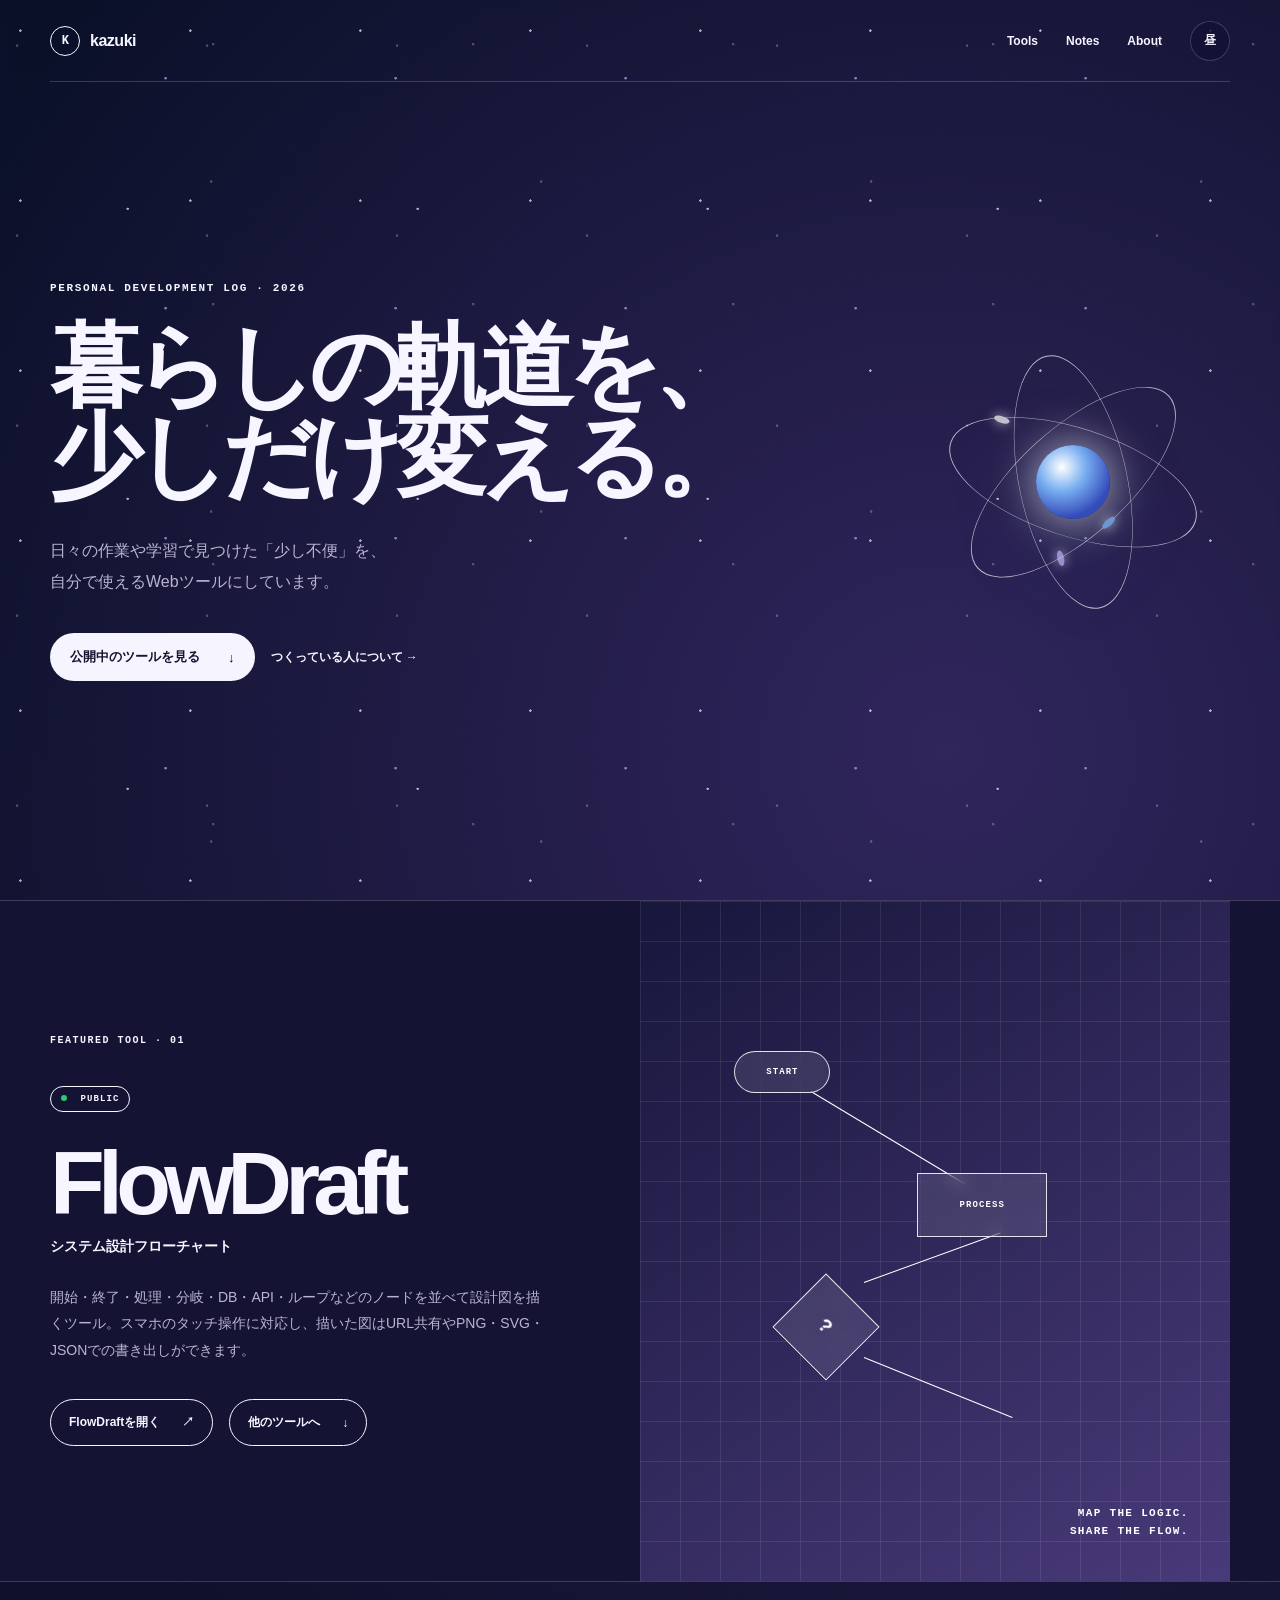
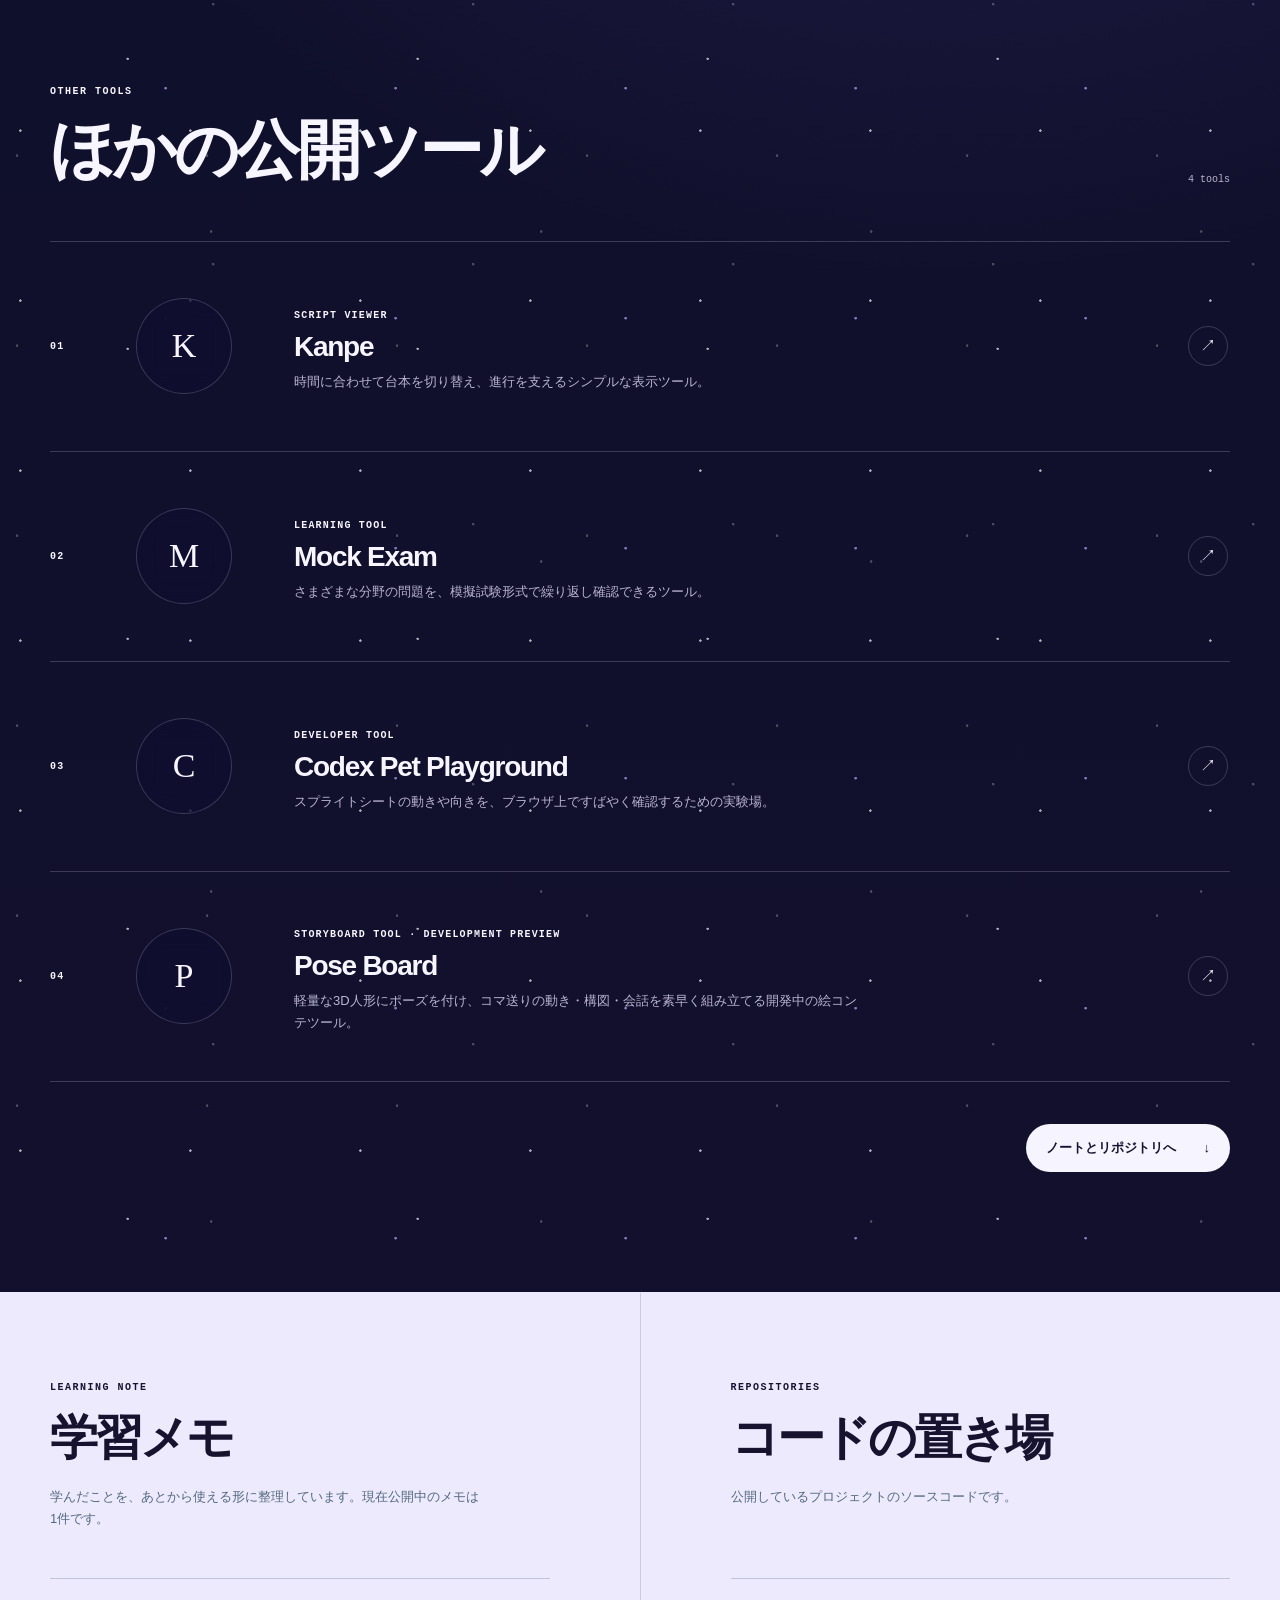
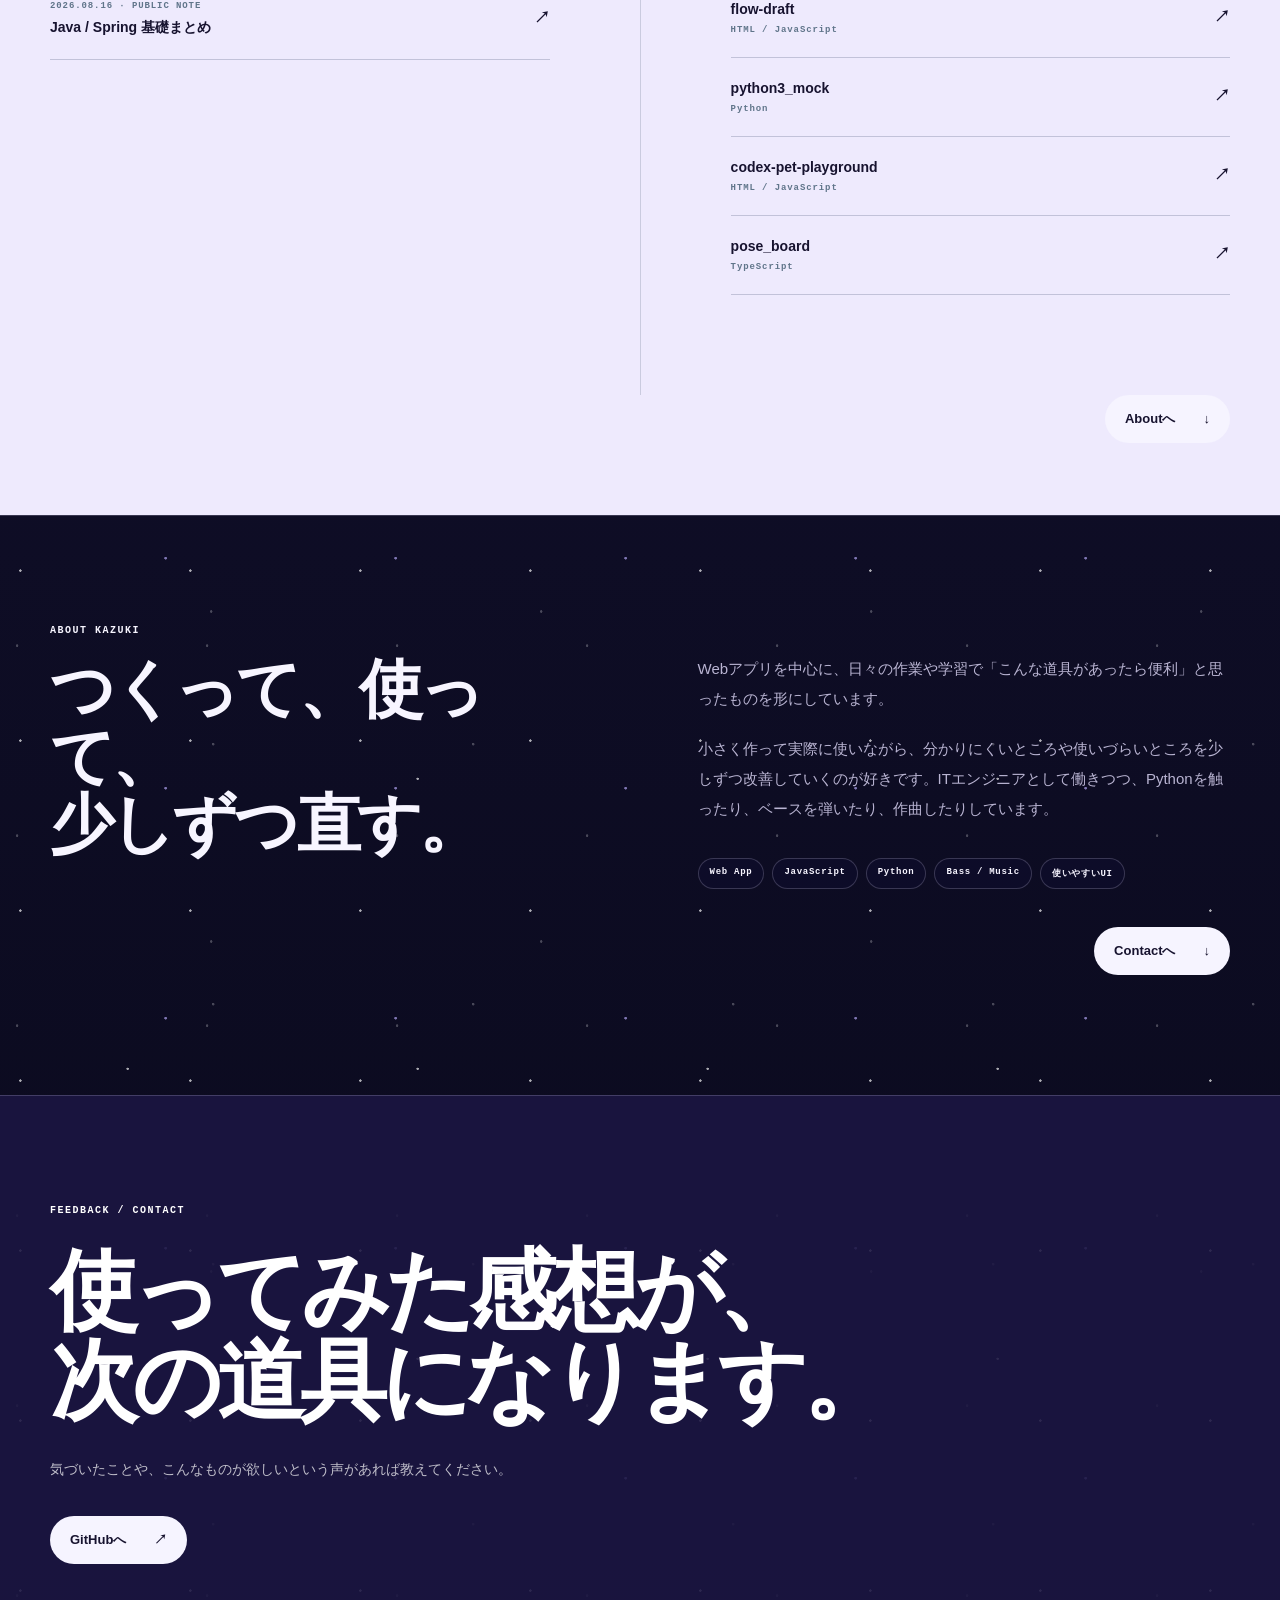
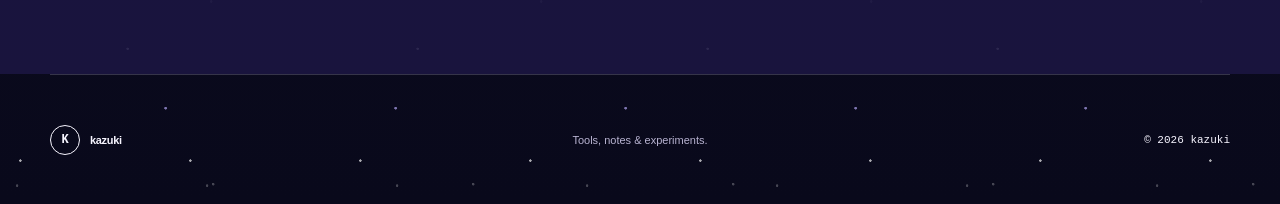
<file: index.html>
<!doctype html>
<html lang="ja">
<head>
  <meta charset="utf-8">
  <meta name="viewport" content="width=device-width,initial-scale=1">
  <title>kazuki — 個人開発のツールと記録</title>
  <meta name="description" content="暮らしの軌道を、少しだけ変える。かずきがつくるWebツール、学習メモ、公開リポジトリ。">
  <meta name="theme-color" content="#9dcef6">
  <meta property="og:title" content="kazuki — 個人開発のツールと記録">
  <meta property="og:description" content="暮らしの軌道を、少しだけ変える。">
  <meta property="og:image" content="https://kazukibass.github.io/assets/og.png">
  <meta property="og:type" content="website">
  <link rel="icon" href="favicon.svg" type="image/svg+xml">
  <link rel="stylesheet" href="assets/index.css">
  <script src="assets/theme.js"></script>
</head>
<body>
<main class="site">
  <div class="sky" aria-hidden="true"></div>
  <header class="site-header shell">
    <a class="brand" href="#top" aria-label="かずき ホーム"><span class="brand-mark">K</span><span>kazuki</span></a>
    <nav aria-label="メインナビゲーション"><a href="#tools">Tools</a><a href="#notes">Notes</a><a href="#about">About</a><button class="theme-toggle" id="tgl" type="button" aria-label="夜のテーマに切り替える">夜</button></nav>
  </header>

  <section class="hero shell" id="top">
    <div class="hero-copy"><p class="eyebrow">PERSONAL DEVELOPMENT LOG · 2026</p><h1><span>暮らしの軌道を、</span><span>少しだけ変える。</span></h1><p class="lead">日々の作業や学習で見つけた「少し不便」を、<br class="desktop-break">自分で使えるWebツールにしています。</p><div class="hero-actions"><a class="primary-button" href="#tools">公開中のツールを見る <span>↓</span></a><a class="text-link" href="#about">つくっている人について →</a></div></div>
    <div class="atom" aria-hidden="true"><span class="nucleus"></span><span class="orbit orbit-a"><i></i></span><span class="orbit orbit-b"><i></i></span><span class="orbit orbit-c"><i></i></span></div>
  </section>

  <section class="featured section-border" id="tools"><div class="featured-inner shell">
    <div class="featured-copy"><p class="section-label">FEATURED TOOL · 01</p><span class="availability"><i></i> PUBLIC</span><h2>FlowDraft</h2><p class="featured-role">システム設計フローチャート</p><p class="featured-description">開始・終了・処理・分岐・DB・API・ループなどのノードを並べて設計図を描くツール。スマホのタッチ操作に対応し、描いた図はURL共有やPNG・SVG・JSONでの書き出しができます。</p><div class="button-row"><a class="inverse-button" href="https://kazukibass.github.io/flow-draft/?from=portfolio">FlowDraftを開く <span>↗</span></a><a class="inverse-button" href="#other-tools">他のツールへ <span>↓</span></a></div></div>
    <div class="flow-visual" aria-hidden="true"><div class="flow-grid"></div><span class="flow-node node-start">START</span><span class="flow-line line-a"></span><span class="flow-node node-process">PROCESS</span><span class="flow-line line-b"></span><span class="flow-node node-decision">?</span><span class="flow-line line-c"></span><p>MAP THE LOGIC.<br>SHARE THE FLOW.</p></div>
  </div></section>

  <section class="other-tools section-border" id="other-tools"><div class="shell">
    <div class="section-heading"><div><p class="section-label">OTHER TOOLS</p><h2>ほかの公開ツール</h2></div><span>4 tools</span></div>
    <div class="tool-list">
      <article class="tool-row"><span class="tool-number">01</span><div class="tool-mark">K</div><div><p class="tool-category">SCRIPT VIEWER</p><h3>Kanpe</h3><p>時間に合わせて台本を切り替え、進行を支えるシンプルな表示ツール。</p></div><a href="https://kazukibass.github.io/kanpe/?from=portfolio" aria-label="Kanpeを開く">↗</a></article>
      <article class="tool-row"><span class="tool-number">02</span><div class="tool-mark">M</div><div><p class="tool-category">LEARNING TOOL</p><h3>Mock Exam</h3><p>さまざまな分野の問題を、模擬試験形式で繰り返し確認できるツール。</p></div><a href="https://kazukibass.github.io/mock-exam/?from=portfolio" aria-label="Mock Examを開く">↗</a></article>
      <article class="tool-row"><span class="tool-number">03</span><div class="tool-mark">C</div><div><p class="tool-category">DEVELOPER TOOL</p><h3>Codex Pet Playground</h3><p>スプライトシートの動きや向きを、ブラウザ上ですばやく確認するための実験場。</p></div><a href="https://kazukibass.github.io/codex-pet-playground/?from=portfolio" aria-label="Codex Pet Playgroundを開く">↗</a></article>
      <article class="tool-row"><span class="tool-number">04</span><div class="tool-mark">P</div><div><p class="tool-category">STORYBOARD TOOL · DEVELOPMENT PREVIEW</p><h3>Pose Board</h3><p>軽量な3D人形にポーズを付け、コマ送りの動き・構図・会話を素早く組み立てる開発中の絵コンテツール。</p></div><a href="https://kazukibass.github.io/pose_board/?from=portfolio" aria-label="Pose Boardの開発プレビューを開く">↗</a></article>
    </div>
    <div class="section-next"><a class="primary-button" href="#notes">ノートとリポジトリへ <span>↓</span></a></div>
  </div></section>

  <section class="library section-border" id="notes"><div class="library-inner shell">
    <div class="library-column"><p class="section-label">LEARNING NOTE</p><h2>学習メモ</h2><p class="library-intro">学んだことを、あとから使える形に整理しています。現在公開中のメモは1件です。</p><a class="entry" href="lab/viewer.html?f=notes%2Fjava-spring-basics-for-flask.md"><span><small>2026.08.16 · PUBLIC NOTE</small><strong>Java / Spring 基礎まとめ</strong></span><b>↗</b></a></div>
    <div class="library-column repositories"><p class="section-label">REPOSITORIES</p><h2>コードの置き場</h2><p class="library-intro">公開しているプロジェクトのソースコードです。</p><div class="repo-list"><a href="https://github.com/kazukibass/flow-draft" target="_blank" rel="noopener"><span><strong>flow-draft</strong><small>HTML / JavaScript</small></span><b>↗</b></a><a href="https://github.com/kazukibass/python3_mock" target="_blank" rel="noopener"><span><strong>python3_mock</strong><small>Python</small></span><b>↗</b></a><a href="https://github.com/kazukibass/codex-pet-playground" target="_blank" rel="noopener"><span><strong>codex-pet-playground</strong><small>HTML / JavaScript</small></span><b>↗</b></a><a href="https://github.com/kazukibass/pose_board" target="_blank" rel="noopener"><span><strong>pose_board</strong><small>TypeScript</small></span><b>↗</b></a></div></div>
    <div class="section-next library-next"><a class="primary-button" href="#about">Aboutへ <span>↓</span></a></div>
  </div></section>

  <section class="about section-border" id="about"><div class="about-inner shell"><div><p class="section-label">ABOUT KAZUKI</p><h2>つくって、使って、<br>少しずつ直す。</h2></div><div class="about-copy"><p>Webアプリを中心に、日々の作業や学習で「こんな道具があったら便利」と思ったものを形にしています。</p><p>小さく作って実際に使いながら、分かりにくいところや使いづらいところを少しずつ改善していくのが好きです。ITエンジニアとして働きつつ、Pythonを触ったり、ベースを弾いたり、作曲したりしています。</p><div class="tags"><span>Web App</span><span>JavaScript</span><span>Python</span><span>Bass / Music</span><span>使いやすいUI</span></div><div class="section-next about-next"><a class="primary-button" href="#contact">Contactへ <span>↓</span></a></div></div></div></section>

  <section class="contact section-border" id="contact"><div class="shell"><p class="section-label">FEEDBACK / CONTACT</p><h2>使ってみた感想が、<br>次の道具になります。</h2><p>気づいたことや、こんなものが欲しいという声があれば教えてください。</p><a class="primary-button" href="https://github.com/kazukibass" target="_blank" rel="noopener">GitHubへ <span>↗</span></a></div></section>
  <footer class="footer section-border shell"><a class="brand" href="#top"><span class="brand-mark">K</span><span>kazuki</span></a><p>Tools, notes &amp; experiments.</p><span>© 2026 kazuki</span></footer>
</main>
<script>
document.addEventListener('DOMContentLoaded',function(){var b=document.getElementById('tgl');function sync(){var night=document.documentElement.getAttribute('data-theme')==='dark';b.textContent=night?'昼':'夜';b.setAttribute('aria-label',night?'昼のテーマに切り替える':'夜のテーマに切り替える')}sync();b.addEventListener('click',function(){requestAnimationFrame(sync)})});
</script>
</body>
</html>
</file>
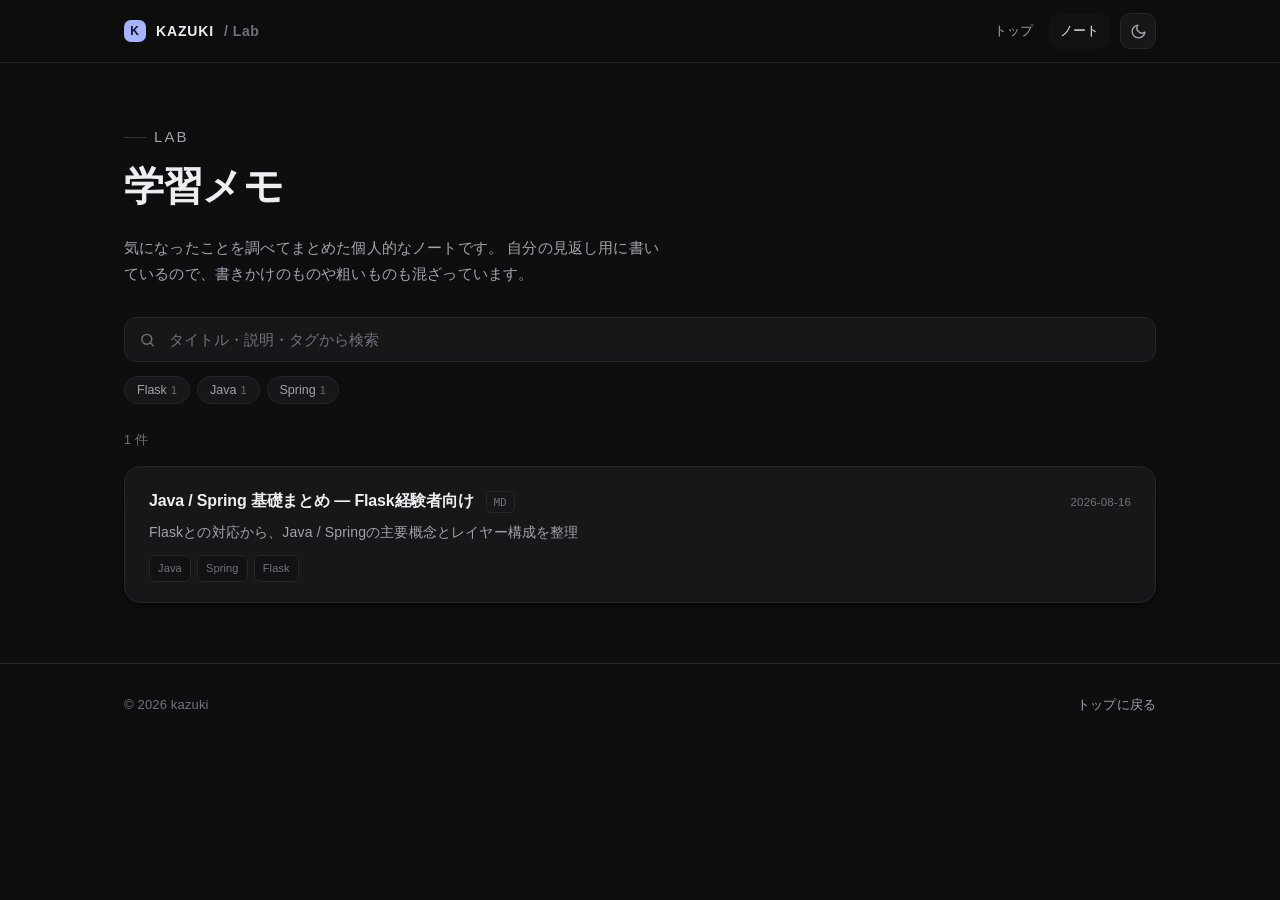
<file: lab/index.html>
<!DOCTYPE html>
<html lang="ja">
<head>
<meta charset="UTF-8">
<meta name="viewport" content="width=device-width, initial-scale=1">
<title>Lab — 学習メモ | kazuki</title>
<meta name="description" content="調べたこと・学んだことをまとめた個人的なノート置き場。">
<meta name="robots" content="noindex">
<link rel="icon" href="../favicon.svg" type="image/svg+xml">
<meta name="theme-color" content="#ffffff" media="(prefers-color-scheme: light)">
<meta name="theme-color" content="#0e0e0f" media="(prefers-color-scheme: dark)">
<link rel="stylesheet" href="../assets/base.css">
<script src="../assets/theme.js"></script>
<style>
  .head{padding:56px 0 30px}
  .head h1{margin:0 0 14px; font-size:clamp(28px,4.4vw,40px); font-weight:800; letter-spacing:-.02em}
  .head p{margin:0; max-width:36em; color:var(--fg-mut); font-size:15px}

  /* ---------- controls ---------- */
  .ctrl{display:flex; flex-direction:column; gap:14px; margin-bottom:26px}
  .search{position:relative}
  .search svg{position:absolute; left:15px; top:50%; transform:translateY(-50%);
    width:17px;height:17px;color:var(--fg-dim); pointer-events:none}
  .search input{
    width:100%; padding:13px 44px 13px 44px; font-size:15px; font-family:inherit;
    color:var(--fg); background:var(--bg-elev);
    border:1px solid var(--line); border-radius:12px; outline:none;
    transition:border-color .16s ease, box-shadow .16s ease;
  }
  .search input:focus{border-color:var(--accent);
    box-shadow:0 0 0 3px color-mix(in srgb, var(--accent) 18%, transparent)}
  .search input::placeholder{color:var(--fg-dim)}
  .clr{position:absolute; right:9px; top:50%; transform:translateY(-50%);
    width:28px;height:28px;border:0;background:transparent;color:var(--fg-dim);
    border-radius:8px; cursor:pointer; display:none; place-items:center; font-size:17px; line-height:1}
  .clr:hover{background:var(--bg-sunk); color:var(--fg)}
  .clr.on{display:grid}

  .tags{display:flex; flex-wrap:wrap; gap:7px; align-items:center}
  .tag{
    font-size:12.5px; padding:6px 12px; border-radius:99px; cursor:pointer;
    background:var(--bg-elev); color:var(--fg-mut);
    border:1px solid var(--line); font-family:inherit;
    transition:.16s;
  }
  .tag:hover{color:var(--fg); border-color:var(--line-str)}
  .tag.on{background:var(--accent); color:var(--accent-fg); border-color:var(--accent)}
  .tag .n{opacity:.6; font-size:11px; margin-left:4px; font-variant-numeric:tabular-nums}

  .meta{font-size:12.5px; color:var(--fg-dim); margin:0 0 14px;
        font-variant-numeric:tabular-nums; min-height:1.4em}

  /* ---------- note list ---------- */
  .notes{list-style:none; margin:0 0 60px; padding:0;
    border:1px solid var(--line); border-radius:var(--radius);
    background:var(--bg-elev); overflow:hidden; box-shadow:var(--shadow)}
  .notes li + li{border-top:1px solid var(--line)}
  .notes a{display:block; padding:20px 24px; text-decoration:none; transition:background .16s ease}
  .notes a:hover{background:var(--bg-sunk)}
  .nrow{display:flex; align-items:baseline; gap:12px; flex-wrap:wrap; margin-bottom:5px}
  .nt{font-size:16px; font-weight:700; letter-spacing:-.01em}
  .notes a:hover .nt{color:var(--accent)}
  .nd{font-size:11.5px; color:var(--fg-dim); font-variant-numeric:tabular-nums; margin-left:auto; flex:none}
  .nx{font-size:10.5px; color:var(--fg-dim); border:1px solid var(--line);
      padding:1px 7px; border-radius:5px; font-family:var(--mono)}
  .ns{margin:0 0 10px; font-size:14px; color:var(--fg-mut)}
  .ntags{display:flex; flex-wrap:wrap; gap:6px}
  .ntag{font-size:11px; padding:3px 8px; border-radius:6px;
        background:var(--bg-sunk); color:var(--fg-dim); border:1px solid var(--line)}
  mark{background:color-mix(in srgb, var(--accent) 26%, transparent); color:inherit;
       border-radius:3px; padding:0 2px}

  .state{
    border:1px dashed var(--line-str); border-radius:var(--radius);
    padding:46px 26px; text-align:center; color:var(--fg-mut); font-size:14.5px;
    margin-bottom:60px;
  }
  .state code{font-family:var(--mono); font-size:13px; background:var(--bg-sunk);
    padding:2px 7px; border-radius:6px; border:1px solid var(--line)}
  @media(max-width:600px){
    .nd{margin-left:0; width:100%; order:9}
    .notes a{padding:18px 18px}
  }
</style>
</head>
<body>

<header>
  <div class="wrap hdr">
    <a class="mark" href="../"><span class="dot">K</span>KAZUKI<span class="sub">/ Lab</span></a>
    <nav>
      <a href="../">トップ</a>
      <a href="./" class="on">ノート</a>
      <button class="tglr" id="tgl" aria-label="テーマ切替" title="ライト / ダーク切替">
        <svg class="i-sun" viewBox="0 0 24 24" fill="none" stroke="currentColor" stroke-width="2" stroke-linecap="round"><circle cx="12" cy="12" r="4"/><path d="M12 2v2M12 20v2M4.9 4.9l1.4 1.4M17.7 17.7l1.4 1.4M2 12h2M20 12h2M4.9 19.1l1.4-1.4M17.7 6.3l1.4-1.4"/></svg>
        <svg class="i-moon" viewBox="0 0 24 24" fill="none" stroke="currentColor" stroke-width="2" stroke-linecap="round" stroke-linejoin="round"><path d="M21 12.8A9 9 0 1 1 11.2 3a7 7 0 0 0 9.8 9.8z"/></svg>
      </button>
    </nav>
  </div>
</header>

<main class="wrap">
  <div class="head">
    <p class="eyebrow">Lab</p>
    <h1>学習メモ</h1>
    <p>
      気になったことを調べてまとめた個人的なノートです。
      自分の見返し用に書いているので、書きかけのものや粗いものも混ざっています。
    </p>
  </div>

  <div class="ctrl">
    <div class="search">
      <svg viewBox="0 0 24 24" fill="none" stroke="currentColor" stroke-width="2" stroke-linecap="round"><circle cx="11" cy="11" r="7"/><path d="m20 20-3.5-3.5"/></svg>
      <input id="q" type="search" placeholder="タイトル・説明・タグから検索" autocomplete="off" aria-label="ノートを検索">
      <button class="clr" id="clr" aria-label="検索をクリア">×</button>
    </div>
    <div class="tags" id="tags"></div>
  </div>

  <p class="meta" id="meta"></p>
  <ul class="notes" id="list" hidden></ul>
  <div class="state" id="state">読み込み中…</div>
</main>

<footer>
  <div class="wrap ft">
    <span>© 2026 kazuki</span>
    <span><a href="../">トップに戻る</a></span>
  </div>
</footer>

<script>
(function () {
  var listEl  = document.getElementById('list');
  var stateEl = document.getElementById('state');
  var metaEl  = document.getElementById('meta');
  var tagsEl  = document.getElementById('tags');
  var qEl     = document.getElementById('q');
  var clrEl   = document.getElementById('clr');

  var notes = [];
  var active = new Set();

  function esc(s) {
    var d = document.createElement('div');
    d.textContent = s == null ? '' : String(s);
    return d.innerHTML;
  }

  // 検索語に一致した部分を <mark> で囲む（エスケープ済み文字列に対して実行）
  function hl(escaped, q) {
    if (!q) return escaped;
    var needle = esc(q).replace(/[.*+?^${}()|[\]\\]/g, '\\$&');
    try {
      return escaped.replace(new RegExp(needle, 'gi'), function (m) { return '<mark>' + m + '</mark>'; });
    } catch (e) { return escaped; }
  }

  function hrefOf(n) {
    return n.type === 'html'
      ? n.file
      : 'viewer.html?f=' + encodeURIComponent(n.file);
  }

  function render() {
    var q = qEl.value.trim();
    var lq = q.toLowerCase();
    clrEl.classList.toggle('on', q.length > 0);

    var shown = notes.filter(function (n) {
      if (active.size) {
        var tags = n.tags || [];
        for (var t of active) { if (tags.indexOf(t) === -1) return false; }
      }
      if (!lq) return true;
      var hay = [n.title, n.desc, (n.tags || []).join(' ')].join(' ').toLowerCase();
      return hay.indexOf(lq) !== -1;
    });

    if (!shown.length) {
      listEl.hidden = true;
      stateEl.hidden = false;
      stateEl.innerHTML = '条件に合うノートがありません。';
      metaEl.textContent = notes.length + ' 件中 0 件';
      return;
    }

    stateEl.hidden = true;
    listEl.hidden = false;
    metaEl.textContent = (shown.length === notes.length)
      ? notes.length + ' 件'
      : notes.length + ' 件中 ' + shown.length + ' 件';

    listEl.innerHTML = shown.map(function (n) {
      var ext = n.type === 'html' ? 'HTML' : 'MD';
      var tags = (n.tags || []).map(function (t) {
        return '<span class="ntag">' + hl(esc(t), q) + '</span>';
      }).join('');
      return '<li><a href="' + esc(hrefOf(n)) + '">' +
        '<div class="nrow">' +
          '<span class="nt">' + hl(esc(n.title || '(無題)'), q) + '</span>' +
          '<span class="nx">' + ext + '</span>' +
          '<span class="nd">' + esc(n.date || '') + '</span>' +
        '</div>' +
        (n.desc ? '<p class="ns">' + hl(esc(n.desc), q) + '</p>' : '') +
        (tags ? '<div class="ntags">' + tags + '</div>' : '') +
      '</a></li>';
    }).join('');
  }

  function buildTags() {
    var count = {};
    notes.forEach(function (n) {
      (n.tags || []).forEach(function (t) { count[t] = (count[t] || 0) + 1; });
    });
    var names = Object.keys(count).sort(function (a, b) {
      return count[b] - count[a] || a.localeCompare(b, 'ja');
    });
    tagsEl.innerHTML = names.map(function (t) {
      return '<button class="tag" data-t="' + esc(t) + '">' + esc(t) +
             '<span class="n">' + count[t] + '</span></button>';
    }).join('');
    tagsEl.querySelectorAll('.tag').forEach(function (b) {
      b.addEventListener('click', function () {
        var t = b.dataset.t;
        if (active.has(t)) { active.delete(t); b.classList.remove('on'); }
        else { active.add(t); b.classList.add('on'); }
        render();
      });
    });
  }

  qEl.addEventListener('input', render);
  clrEl.addEventListener('click', function () { qEl.value = ''; qEl.focus(); render(); });

  fetch('notes.json', { cache: 'no-cache' })
    .then(function (r) { if (!r.ok) throw new Error('notes.json が読めません'); return r.json(); })
    .then(function (data) {
      notes = (data || []).filter(function (n) { return !n.hidden; }).sort(function (a, b) {
        return String(b.date || '').localeCompare(String(a.date || ''));
      });
      if (!notes.length) {
        stateEl.innerHTML = 'まだノートがありません。<br><code>lab/notes.json</code> に項目を追加すると、ここに並びます。';
        metaEl.textContent = '';
        return;
      }
      buildTags();
      render();
    })
    .catch(function (e) {
      stateEl.innerHTML = 'ノート一覧を読み込めませんでした。<br>' + esc(e.message);
      metaEl.textContent = '';
    });
})();
</script>
</body>
</html>
</file>
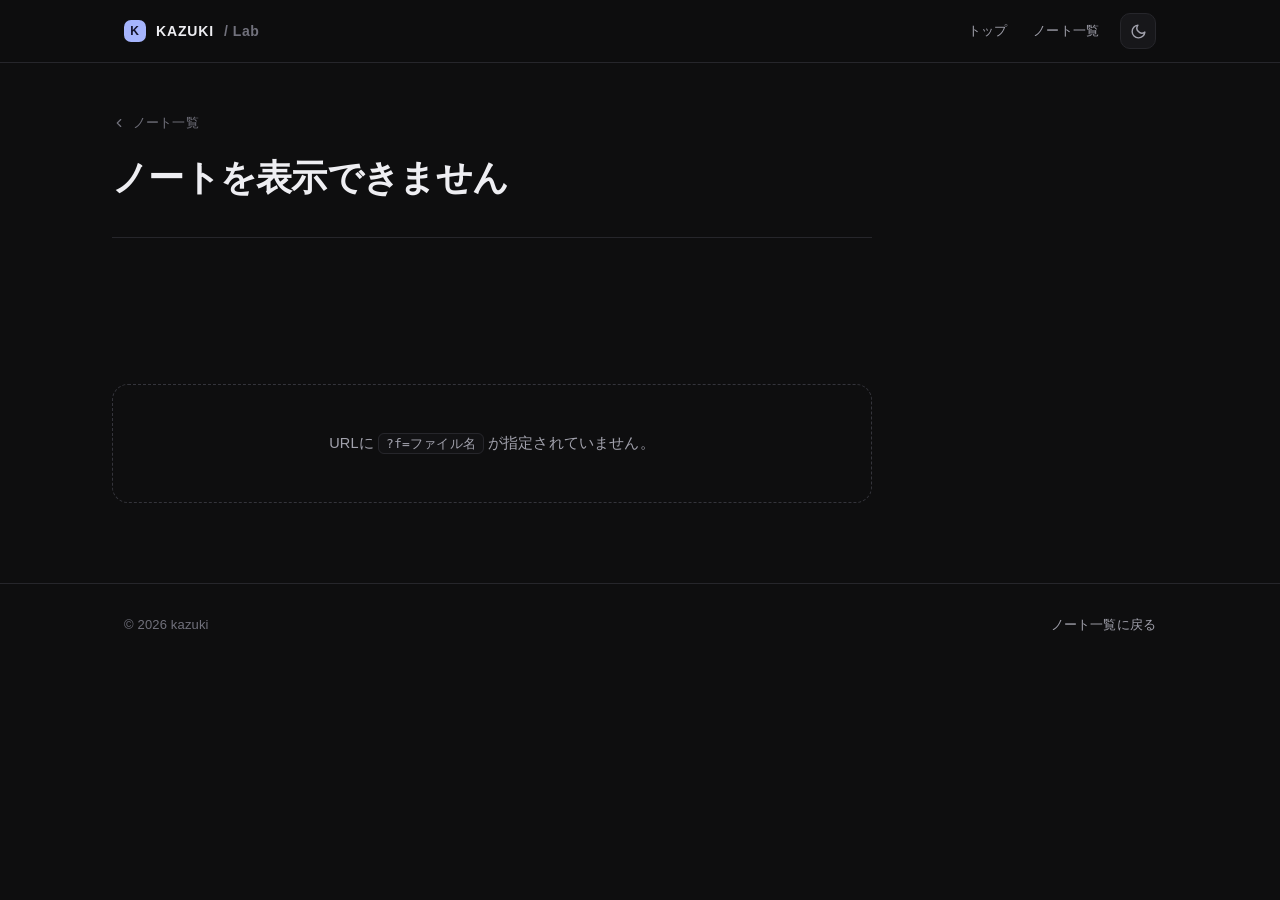
<file: lab/viewer.html>
<!DOCTYPE html>
<html lang="ja">
<head>
<meta charset="UTF-8">
<meta name="viewport" content="width=device-width, initial-scale=1">
<title>ノート | kazuki</title>
<meta name="robots" content="noindex">
<link rel="icon" href="../favicon.svg" type="image/svg+xml">
<meta name="theme-color" content="#ffffff" media="(prefers-color-scheme: light)">
<meta name="theme-color" content="#0e0e0f" media="(prefers-color-scheme: dark)">
<link rel="stylesheet" href="../assets/base.css">
<script src="../assets/theme.js"></script>
<style>
  .layout{display:grid; grid-template-columns:minmax(0,760px) 240px; gap:56px;
    max-width:1104px; margin:0 auto; padding:0 24px; align-items:start}
  @media(max-width:940px){ .layout{display:block; max-width:808px} .toc{display:none} }

  /* ---------- article head ---------- */
  .ahead{padding:48px 0 22px; border-bottom:1px solid var(--line); margin-bottom:36px}
  .back{display:inline-flex; align-items:center; gap:7px; font-size:13px;
    color:var(--fg-dim); text-decoration:none; margin-bottom:20px; transition:.16s}
  .back:hover{color:var(--accent)}
  .back svg{width:14px;height:14px}
  .ahead h1{margin:0 0 12px; font-size:clamp(26px,4vw,36px); line-height:1.35;
    font-weight:800; letter-spacing:-.02em}
  .ameta{display:flex; flex-wrap:wrap; gap:10px; align-items:center;
    font-size:12.5px; color:var(--fg-dim)}
  .ameta .ntag{font-size:11px; padding:3px 8px; border-radius:6px;
    background:var(--bg-sunk); color:var(--fg-dim); border:1px solid var(--line)}

  /* ---------- article body ---------- */
  .doc{padding-bottom:70px; font-size:16.5px; line-height:2; overflow-wrap:anywhere}
  .doc > *:first-child{margin-top:0}
  .doc h1,.doc h2,.doc h3,.doc h4{
    line-height:1.5; letter-spacing:-.01em; font-weight:750; scroll-margin-top:86px;
  }
  .doc h1{font-size:26px; margin:52px 0 16px}
  .doc h2{font-size:22px; margin:52px 0 16px; padding-bottom:9px; border-bottom:1px solid var(--line)}
  .doc h3{font-size:18px; margin:38px 0 12px}
  .doc h4{font-size:15.5px; margin:28px 0 10px; color:var(--fg-mut)}
  .doc p{margin:0 0 20px}
  .doc > p:first-child{font-size:17.5px; line-height:1.9; color:var(--fg-mut);
    padding:18px 20px; margin-bottom:34px; background:var(--bg-sunk);
    border:1px solid var(--line); border-radius:12px}
  .doc a{color:var(--accent); text-decoration:underline; text-underline-offset:3px;
    text-decoration-thickness:1px}
  .doc ul,.doc ol{margin:0 0 20px; padding-left:1.5em}
  .doc li{margin:0 0 8px}
  .doc li > ul,.doc li > ol{margin-top:8px}
  .doc strong{font-weight:700}
  .doc hr{border:0; border-top:1px solid var(--line); margin:44px 0}
  .doc blockquote{
    margin:0 0 20px; padding:4px 0 4px 20px;
    border-left:3px solid var(--accent-soft); color:var(--fg-mut);
  }
  .doc blockquote p:last-child{margin-bottom:0}
  .doc code{
    font-family:var(--mono); font-size:.875em;
    background:var(--bg-sunk); border:1px solid var(--line);
    padding:2px 6px; border-radius:6px;
  }
  .doc pre{
    margin:0 0 22px; padding:18px 20px; overflow-x:auto;
    background:var(--bg-sunk); border:1px solid var(--line); border-radius:12px;
    line-height:1.7;
  }
  .doc pre code{background:none; border:0; padding:0; font-size:13.5px}
  .doc table{
    width:100%; border-collapse:collapse; margin:0 0 22px; font-size:14.5px;
    display:block; overflow-x:auto;
  }
  .doc th,.doc td{border:1px solid var(--line); padding:9px 13px; text-align:left}
  .doc th{background:var(--bg-sunk); font-weight:650}
  .doc img{max-width:100%; height:auto; border-radius:10px; border:1px solid var(--line)}
  .doc input[type=checkbox]{margin-right:8px; accent-color:var(--accent)}
  .doc li:has(> input[type=checkbox]){list-style:none; margin-left:-1.5em}

  /* ---------- toc ---------- */
  .toc{position:sticky; top:86px; padding:48px 0 0; font-size:13px}
  .toc-h{font-size:11px; letter-spacing:.13em; text-transform:uppercase;
    color:var(--fg-dim); margin:0 0 12px}
  .toc ul{list-style:none; margin:0; padding:0; border-left:1px solid var(--line)}
  .toc li a{
    display:block; padding:6px 0 6px 14px; margin-left:-1px;
    color:var(--fg-dim); text-decoration:none; border-left:2px solid transparent;
    line-height:1.5; transition:.16s;
  }
  .toc li a:hover{color:var(--fg)}
  .toc li a.on{color:var(--accent); border-left-color:var(--accent)}
  .toc li.lv3 a{padding-left:26px; font-size:12.5px}

  .toc-mobile{display:none; margin:-12px 0 34px; border:1px solid var(--line);
    border-radius:12px; background:var(--bg-elev); overflow:hidden}
  .toc-mobile summary{padding:13px 16px; cursor:pointer; font-size:13px;
    font-weight:700; color:var(--fg-mut)}
  .toc-mobile ul{list-style:none; margin:0; padding:0 16px 14px; columns:2; column-gap:24px}
  .toc-mobile li{break-inside:avoid; margin:0}
  .toc-mobile a{display:block; padding:6px 0; color:var(--fg-dim);
    text-decoration:none; font-size:12.5px; line-height:1.45}
  .toc-mobile li.lv3 a{padding-left:12px}
  .toc-mobile[hidden]{display:none}
  @media(max-width:940px){.toc-mobile{display:block}}
  @media(max-width:560px){.toc-mobile ul{columns:1}}

  .state{border:1px dashed var(--line-str); border-radius:var(--radius);
    padding:46px 26px; text-align:center; color:var(--fg-mut); font-size:14.5px; margin:40px 0}
  .state code{font-family:var(--mono); font-size:13px; background:var(--bg-sunk);
    padding:2px 7px; border-radius:6px; border:1px solid var(--line)}

  /* ---------- mobile reading defaults (all Markdown notes) ---------- */
  @media(max-width:640px){
    .layout{padding:0 16px}
    .ahead{padding:28px 0 18px; margin-bottom:26px}
    .back{min-height:36px; margin-bottom:12px; align-items:center}
    .ahead h1{font-size:clamp(23px,7vw,29px); line-height:1.4; margin-bottom:10px;
      overflow-wrap:break-word}
    .ameta{gap:7px; font-size:12px}

    .toc-mobile{margin:-4px 0 28px}
    .toc-mobile summary{min-height:48px; display:flex; align-items:center; padding:12px 14px;
      -webkit-tap-highlight-color:transparent}
    .toc-mobile ul{padding:0 14px 14px}
    .toc-mobile a{min-height:40px; display:flex; align-items:center; padding:8px 2px;
      font-size:13px; line-height:1.5}
    .toc-mobile li + li{border-top:1px solid var(--line)}
    .toc-mobile li.lv3 a{padding-left:14px}

    .doc{font-size:16px; line-height:1.9; padding-bottom:48px;
      word-break:normal; overflow-wrap:break-word}
    .doc > p:first-child{font-size:16px; line-height:1.85; padding:15px 16px;
      margin-bottom:28px; border-radius:10px}
    .doc h1,.doc h2,.doc h3,.doc h4{scroll-margin-top:74px}
    .doc h1{font-size:23px; margin:40px 0 14px}
    .doc h2{font-size:20px; line-height:1.45; margin:42px 0 14px; padding-bottom:8px}
    .doc h3{font-size:17.5px; margin:30px 0 10px}
    .doc h4{font-size:16px; margin:25px 0 8px}
    .doc p{margin-bottom:18px}
    .doc ul,.doc ol{padding-left:1.35em; margin-bottom:18px}
    .doc li{margin-bottom:7px}
    .doc hr{margin:34px 0}
    .doc blockquote{margin:0 0 18px; padding:3px 0 3px 14px}
    .doc code{font-size:.86em; padding:2px 4px; overflow-wrap:anywhere}

    /* Wide content uses the viewport while prose keeps a comfortable gutter. */
    .doc pre,.doc table{width:calc(100% + 32px); max-width:none; margin-left:-16px;
      margin-right:-16px; -webkit-overflow-scrolling:touch; scrollbar-width:thin}
    .doc pre{padding:16px; border-left:0; border-right:0; border-radius:0;
      line-height:1.65; overscroll-behavior-inline:contain}
    .doc pre code{font-size:13px; overflow-wrap:normal}
    .doc table{font-size:13.5px; margin-bottom:20px; overscroll-behavior-inline:contain}
    .doc th,.doc td{min-width:8.5em; padding:9px 11px; vertical-align:top}
    .doc th:first-child,.doc td:first-child{border-left:0}
    .doc th:last-child,.doc td:last-child{border-right:0}
    .doc img{border-radius:8px}

    .state{padding:34px 18px; margin:30px 0}
    footer{margin-top:20px}
  }

  @media(max-width:380px){
    .layout{padding:0 14px}
    .doc pre,.doc table{width:calc(100% + 28px); margin-left:-14px; margin-right:-14px}
    .doc pre{padding-left:14px; padding-right:14px}
  }
</style>
</head>
<body>

<header>
  <div class="wrap hdr">
    <a class="mark" href="../"><span class="dot">K</span>KAZUKI<span class="sub">/ Lab</span></a>
    <nav>
      <a href="../">トップ</a>
      <a href="./">ノート一覧</a>
      <button class="tglr" id="tgl" aria-label="テーマ切替" title="ライト / ダーク切替">
        <svg class="i-sun" viewBox="0 0 24 24" fill="none" stroke="currentColor" stroke-width="2" stroke-linecap="round"><circle cx="12" cy="12" r="4"/><path d="M12 2v2M12 20v2M4.9 4.9l1.4 1.4M17.7 17.7l1.4 1.4M2 12h2M20 12h2M4.9 19.1l1.4-1.4M17.7 6.3l1.4-1.4"/></svg>
        <svg class="i-moon" viewBox="0 0 24 24" fill="none" stroke="currentColor" stroke-width="2" stroke-linecap="round" stroke-linejoin="round"><path d="M21 12.8A9 9 0 1 1 11.2 3a7 7 0 0 0 9.8 9.8z"/></svg>
      </button>
    </nav>
  </div>
</header>

<main class="layout">
  <article>
    <div class="ahead">
      <a class="back" href="./">
        <svg viewBox="0 0 24 24" fill="none" stroke="currentColor" stroke-width="2" stroke-linecap="round" stroke-linejoin="round"><path d="M15 18l-6-6 6-6"/></svg>
        ノート一覧
      </a>
      <h1 id="title">読み込み中…</h1>
      <div class="ameta" id="ameta"></div>
    </div>
    <details class="toc-mobile" id="tocmobile" hidden>
      <summary>目次を表示</summary>
      <ul id="tocmobilelist"></ul>
    </details>
    <div class="doc" id="doc"></div>
    <div class="state" id="state" hidden></div>
  </article>

  <aside class="toc" id="toc" hidden>
    <p class="toc-h">目次</p>
    <ul id="toclist"></ul>
  </aside>
</main>

<footer>
  <div class="wrap ft">
    <span>© 2026 kazuki</span>
    <span><a href="./">ノート一覧に戻る</a></span>
  </div>
</footer>

<script src="../assets/vendor/marked.min.js"></script>
<script src="../assets/vendor/purify.min.js"></script>
<script>
(function () {
  var docEl   = document.getElementById('doc');
  var stateEl = document.getElementById('state');
  var titleEl = document.getElementById('title');
  var metaEl  = document.getElementById('ameta');
  var tocEl   = document.getElementById('toc');
  var tocList = document.getElementById('toclist');
  var tocMobile = document.getElementById('tocmobile');
  var tocMobileList = document.getElementById('tocmobilelist');

  function esc(s) {
    var d = document.createElement('div');
    d.textContent = s == null ? '' : String(s);
    return d.innerHTML;
  }
  function fail(msg) {
    titleEl.textContent = 'ノートを表示できません';
    stateEl.hidden = false;
    stateEl.innerHTML = msg;
  }

  var file = new URLSearchParams(location.search).get('f');
  if (!file) { fail('URLに <code>?f=ファイル名</code> が指定されていません。'); return; }

  // notes.json に登録されたファイルだけを開く（任意のパスを読ませないため）
  fetch('notes.json', { cache: 'no-cache' })
    .then(function (r) { if (!r.ok) throw new Error('notes.json が読めません'); return r.json(); })
    .then(function (notes) {
      var note = (notes || []).filter(function (n) { return n.file === file; })[0];
      if (!note) {
        throw new Error('<code>' + esc(file) + '</code> は notes.json に登録されていません。');
      }
      document.title = (note.title || 'ノート') + ' | kazuki';
      titleEl.textContent = note.title || '(無題)';
      metaEl.innerHTML =
        (note.date ? '<span>' + esc(note.date) + '</span>' : '') +
        (note.tags || []).map(function (t) { return '<span class="ntag">' + esc(t) + '</span>'; }).join('');

      return fetch(note.file, { cache: 'no-cache' }).then(function (r) {
        if (!r.ok) throw new Error('<code>' + esc(note.file) + '</code> が見つかりません。');
        return r.text();
      });
    })
    .then(function (md) {
      marked.setOptions({ gfm: true, breaks: false });
      docEl.innerHTML = DOMPurify.sanitize(marked.parse(md));
      buildToc();
    })
    .catch(function (e) { fail(e.message); });

  function buildToc() {
    var hs = docEl.querySelectorAll('h2, h3');
    if (hs.length < 2) return;

    var used = {};
    var items = [];
    hs.forEach(function (h, i) {
      var base = (h.textContent || 'section').trim()
        .toLowerCase().replace(/\s+/g, '-').replace(/[^\w぀-ヿ一-龯-]/g, '');
      var id = base || 'h' + i;
      if (used[id]) { id = id + '-' + (++used[id]); } else { used[id] = 1; }
      h.id = id;
      items.push({ id: id, text: h.textContent, lv: h.tagName === 'H3' ? 3 : 2 });
    });

    var tocHtml = items.map(function (it) {
      return '<li class="lv' + it.lv + '"><a href="#' + esc(it.id) + '">' + esc(it.text) + '</a></li>';
    }).join('');
    tocList.innerHTML = tocHtml;
    tocMobileList.innerHTML = tocHtml;
    tocEl.hidden = false;
    tocMobile.hidden = false;

    tocMobileList.querySelectorAll('a').forEach(function (a) {
      a.addEventListener('click', function () { tocMobile.open = false; });
    });

    // スクロールに合わせて現在地をハイライト
    var links = {};
    tocList.querySelectorAll('a').forEach(function (a) {
      links[a.getAttribute('href').slice(1)] = a;
    });
    var obs = new IntersectionObserver(function (entries) {
      entries.forEach(function (en) {
        var a = links[en.target.id];
        if (!a) return;
        if (en.isIntersecting) {
          Object.keys(links).forEach(function (k) { links[k].classList.remove('on'); });
          a.classList.add('on');
        }
      });
    }, { rootMargin: '-80px 0px -70% 0px' });
    hs.forEach(function (h) { obs.observe(h); });
  }
})();
</script>
</body>
</html>
</file>
<file: assets/index.css>
:root{--ink:#102746;--muted:#45627e;--line:rgba(20,65,108,.2);--glass:rgba(255,255,255,.54);--sans:"Helvetica Neue","Hiragino Sans","Yu Gothic",sans-serif;--mono:ui-monospace,SFMono-Regular,Menlo,monospace}html[data-theme="dark"]{--ink:#f7f5ff;--muted:#b9b4d2;--line:rgba(230,224,255,.2);--glass:rgba(15,14,48,.48)}*{box-sizing:border-box}html{scroll-behavior:smooth;-webkit-text-size-adjust:100%}body{margin:0;font-family:var(--sans);background:#a9d5f7}.site{min-height:100vh;position:relative;overflow:hidden;isolation:isolate;color:var(--ink);background:linear-gradient(180deg,#8fc8f5 0,#c9e6fb 32%,#eff8ff 100%);transition:background .45s,color .45s}html[data-theme="dark"] .site{background:radial-gradient(circle at 74% 15%,#30255c 0,transparent 26%),linear-gradient(180deg,#0b1029 0,#12102d 55%,#09091b 100%)}.sky{position:absolute;z-index:-1;inset:0;pointer-events:none}.sky:before{content:"";position:absolute;width:140%;height:360px;left:-18%;top:8%;transform:rotate(-9deg);opacity:.68;filter:blur(18px);background:radial-gradient(ellipse at 15% 50%,rgba(255,255,255,.78),transparent 28%),radial-gradient(ellipse at 48% 48%,rgba(255,255,255,.58),transparent 26%),radial-gradient(ellipse at 80% 55%,rgba(255,255,255,.72),transparent 28%)}.sky:after{content:"";position:absolute;inset:0;opacity:.38;background-image:radial-gradient(circle at 9% 24%,white 0 1px,transparent 1.5px),radial-gradient(circle at 82% 17%,white 0 1px,transparent 1.6px),radial-gradient(circle at 64% 55%,white 0 1px,transparent 1.5px);background-size:190px 190px,260px 260px,330px 330px}html[data-theme="dark"] .sky:before{display:none}html[data-theme="dark"] .sky{opacity:.65;background-image:radial-gradient(circle at 12% 18%,white 0 1px,transparent 1.5px),radial-gradient(circle at 72% 34%,#bbaeff 0 1px,transparent 1.7px),radial-gradient(circle at 44% 72%,white 0 1px,transparent 1.4px);background-size:170px 170px,230px 230px,290px 290px}.shell{width:min(1180px,calc(100% - 48px));margin-inline:auto}.site-header{height:82px;border-bottom:1px solid var(--line);display:flex;align-items:center;justify-content:space-between;position:relative;z-index:4}.brand{display:flex;align-items:center;gap:10px;color:inherit;text-decoration:none;font-weight:700;letter-spacing:-.03em}.brand-mark{width:30px;height:30px;border:1px solid currentColor;border-radius:50%;display:grid;place-items:center;font:600 12px var(--mono)}.site-header nav{display:flex;align-items:center;gap:28px}.site-header nav a{color:inherit;text-decoration:none;font-size:12px;font-weight:650}.theme-toggle{width:40px;height:40px;border-radius:50%;border:1px solid var(--line);background:var(--glass);color:inherit;font:700 12px var(--sans);cursor:pointer;backdrop-filter:blur(12px)}.hero{min-height:calc(100vh - 82px);display:grid;grid-template-columns:minmax(0,1.45fr) minmax(310px,.55fr);align-items:center;gap:40px;padding:72px 0 90px;position:relative}.hero-copy{position:relative;z-index:2}.eyebrow,.section-label{margin:0;font:650 10px/1 var(--mono);letter-spacing:.15em}.eyebrow{margin-bottom:28px;font-size:11px}.hero h1{margin:0;font-size:clamp(54px,7.2vw,104px);font-weight:620;line-height:.98;letter-spacing:-.075em}.hero h1 span{display:block;white-space:nowrap}.lead{max-width:580px;margin:34px 0 0;font-size:16px;line-height:1.9;color:var(--muted)}.hero-actions,.button-row{display:flex;align-items:center;gap:16px;margin-top:36px;flex-wrap:wrap}.primary-button{display:inline-flex;align-items:center;gap:28px;padding:15px 20px;background:var(--ink);color:#fff;text-decoration:none;border-radius:999px;font-size:13px;font-weight:700}html[data-theme="dark"] .primary-button{background:#f6f4ff;color:#17132f}.text-link{color:inherit;text-decoration:none;font-size:12px;font-weight:700}.atom{width:min(31vw,380px);aspect-ratio:1;position:relative;justify-self:center;filter:drop-shadow(0 25px 30px rgba(30,72,120,.16))}.nucleus{position:absolute;width:74px;height:74px;left:50%;top:50%;transform:translate(-50%,-50%);border-radius:50%;background:radial-gradient(circle at 35% 30%,#fff,#78aef0 34%,#344bba 72%);box-shadow:0 0 48px rgba(255,255,255,.72)}.orbit{position:absolute;inset:16%;border:1px solid currentColor;border-radius:50%;opacity:.72}.orbit i{position:absolute;width:16px;height:16px;border-radius:50%;background:#fff;box-shadow:0 0 18px #fff;left:13%;top:12%}.orbit-a{transform:rotate(18deg) scaleY(.42)}.orbit-b{transform:rotate(78deg) scaleY(.42)}.orbit-c{transform:rotate(138deg) scaleY(.42)}.orbit-b i{left:75%;top:73%;background:#c5b8ff}.orbit-c i{left:47%;top:-3%;background:#83b9ff}.section-border{border-top:1px solid var(--line)}.featured,.other-tools,.library,.about,.contact{scroll-margin-top:24px}.featured{background:rgba(234,245,255,.9);color:#102746}html[data-theme="dark"] .featured{background:#151333;color:#f7f5ff}.featured-inner{display:grid;grid-template-columns:1fr 1fr;min-height:680px}.featured-copy{padding:96px 7vw 96px 0;display:flex;flex-direction:column;align-items:flex-start;justify-content:center}.availability{margin-top:40px;padding:7px 10px;border:1px solid currentColor;border-radius:99px;font:650 9px var(--mono);letter-spacing:.12em}.availability i{display:inline-block;width:6px;height:6px;margin-right:7px;border-radius:50%;background:#2dc870}.featured h2{font-size:clamp(60px,7vw,96px);line-height:.96;letter-spacing:-.075em;margin:28px 0 12px}.featured-role{margin:0;font-size:14px;font-weight:700}.featured-description{max-width:500px;margin:28px 0 0;font-size:14px;line-height:1.9;color:#49637e}html[data-theme="dark"] .featured-description{color:#b9b4d2}.inverse-button{display:inline-flex;align-items:center;gap:22px;padding:14px 18px;border:1px solid currentColor;border-radius:999px;color:inherit;text-decoration:none;font-size:12px;font-weight:700}.flow-visual{position:relative;min-height:560px;overflow:hidden;background:linear-gradient(145deg,#285eaa,#78b4e8);color:#fff}html[data-theme="dark"] .flow-visual{background:linear-gradient(145deg,#17163c,#493a79)}.flow-grid{position:absolute;inset:0;opacity:.22;background-image:linear-gradient(rgba(255,255,255,.4) 1px,transparent 1px),linear-gradient(90deg,rgba(255,255,255,.4) 1px,transparent 1px);background-size:40px 40px}.flow-node{position:absolute;z-index:2;display:grid;place-items:center;border:1px solid rgba(255,255,255,.85);background:rgba(255,255,255,.1);backdrop-filter:blur(8px);font:650 9px var(--mono);letter-spacing:.12em}.node-start{width:96px;height:42px;left:16%;top:22%;border-radius:99px}.node-process{width:130px;height:64px;left:47%;top:40%}.node-decision{width:76px;height:76px;left:25%;top:57%;transform:rotate(45deg);font-size:20px}.flow-line{position:absolute;height:1px;background:#fff;transform-origin:left}.line-a{width:180px;left:29%;top:28%;transform:rotate(31deg)}.line-b{width:145px;left:38%;top:56%;transform:rotate(-20deg)}.line-c{width:160px;left:38%;top:67%;transform:rotate(22deg)}.flow-visual>p{position:absolute;right:7%;bottom:6%;margin:0;text-align:right;font:650 11px/1.6 var(--mono);letter-spacing:.12em}.other-tools{padding:105px 0 120px}.section-heading{display:flex;justify-content:space-between;align-items:flex-end;margin-bottom:56px}.section-heading h2,.library h2,.about h2{font-size:clamp(40px,5vw,66px);line-height:1.06;letter-spacing:-.06em;margin:20px 0 0}.section-heading>span{color:var(--muted);font:500 10px var(--mono)}.tool-list{border-top:1px solid var(--line)}.tool-row{min-height:210px;display:grid;grid-template-columns:58px 130px 1fr 42px;gap:28px;align-items:center;border-bottom:1px solid var(--line)}.tool-number,.tool-category{font:600 10px var(--mono);letter-spacing:.12em}.tool-mark{width:96px;height:96px;display:grid;place-items:center;border:1px solid var(--line);border-radius:50%;background:var(--glass);font:500 34px Georgia,serif;backdrop-filter:blur(12px)}.tool-row h3{font-size:28px;letter-spacing:-.045em;margin:8px 0}.tool-row>div>p:last-child{max-width:570px;margin:0;color:var(--muted);font-size:13px;line-height:1.7}.tool-row>a{width:40px;height:40px;display:grid;place-items:center;border:1px solid var(--line);border-radius:50%;color:inherit;text-decoration:none}.section-next{display:flex;justify-content:flex-end;margin-top:42px}.library{background:rgba(250,253,255,.9);color:#102746}html[data-theme="dark"] .library{background:#eeeafd;color:#17132f}.library-inner{display:grid;grid-template-columns:1fr 1fr}.library-column{padding:90px 7vw 100px 0}.library-column+.library-column{padding-left:7vw;padding-right:0;border-left:1px solid rgba(16,39,70,.16)}.library h2{font-size:48px}.library-intro{max-width:430px;min-height:52px;color:#526a80;font-size:13px;line-height:1.75;margin:22px 0 40px}.entry,.repo-list a{display:flex;align-items:center;justify-content:space-between;color:inherit;text-decoration:none;border-top:1px solid rgba(16,39,70,.2);padding:22px 0}.entry{border-bottom:1px solid rgba(16,39,70,.2)}.entry span,.repo-list a span{display:flex;flex-direction:column;gap:8px}.entry small,.repo-list small{font:550 9px var(--mono);letter-spacing:.1em;color:#60758a}.entry strong,.repo-list strong{font-size:14px}.repo-list a:last-child{border-bottom:1px solid rgba(16,39,70,.2)}.library-next{grid-column:1/-1;margin:0;padding:0 0 72px}.library .primary-button{background:#173459;color:#fff}.about{padding:110px 0 120px}.about-inner{display:grid;grid-template-columns:1fr 1fr;gap:9vw}.about-copy{padding-top:28px}.about-copy>p{font-size:15px;line-height:2;color:var(--muted);margin:0 0 20px}.tags{display:flex;flex-wrap:wrap;gap:8px;margin-top:34px}.tags span{padding:8px 11px;border:1px solid var(--line);border-radius:99px;background:var(--glass);font:600 9px var(--mono);letter-spacing:.08em}.about-next{margin-top:38px}.contact{padding:110px 0;background:rgba(30,72,126,.84);color:#fff}html[data-theme="dark"] .contact{background:rgba(28,22,67,.88)}.contact h2{font-size:clamp(48px,7vw,88px);line-height:1.03;letter-spacing:-.065em;margin:30px 0}.contact .shell>p:not(.section-label){color:rgba(255,255,255,.72);font-size:14px;line-height:1.8;margin-bottom:34px}.contact .primary-button{background:#fff;color:#173459}.footer{height:130px;display:grid;grid-template-columns:1fr 1fr 1fr;align-items:center;font-size:11px}.footer>p{text-align:center;color:var(--muted)}.footer>span{text-align:right;font-family:var(--mono)}a:focus-visible,button:focus-visible{outline:3px solid #fff;outline-offset:4px}
@media(max-width:760px){.shell{width:min(100% - 32px,1180px)}.site-header{height:70px}.site-header nav{gap:12px}.site-header nav a{display:none}.hero{min-height:calc(100svh - 70px);grid-template-columns:1fr;align-content:center;padding:62px 0 70px}.hero h1{font-size:clamp(43px,13vw,64px);letter-spacing:-.068em}.lead{max-width:92%;font-size:14px}.desktop-break{display:none}.hero-actions{align-items:flex-start;flex-direction:column;gap:18px}.atom{position:absolute;width:210px;right:-65px;bottom:22px;opacity:.68}.nucleus{width:52px;height:52px}.featured-inner{grid-template-columns:1fr}.featured-copy{padding:72px 0}.flow-visual{min-height:480px;margin-inline:-16px}.button-row{align-items:flex-start;flex-direction:column}.section-heading{align-items:flex-start;flex-direction:column;gap:20px}.other-tools{padding:76px 0 90px}.tool-row{grid-template-columns:34px 68px 1fr 32px;gap:12px;padding:28px 0}.tool-mark{width:62px;height:62px;font-size:24px}.tool-row h3{font-size:22px}.library-inner{grid-template-columns:1fr}.library-column,.library-column+.library-column{padding:70px 0}.library-column+.library-column{border-left:0;border-top:1px solid rgba(16,39,70,.16)}.library-intro{min-height:0}.library-next{padding-bottom:70px}.about{padding:80px 0}.about-inner{grid-template-columns:1fr;gap:32px}.contact{padding:82px 0}.footer{height:auto;padding:36px 0;grid-template-columns:1fr 1fr}.footer>p{display:none}.footer>span{text-align:right}}
@media(max-width:370px){.hero h1{font-size:40px}.primary-button{padding-inline:17px;gap:18px}}
@media(prefers-reduced-motion:reduce){html{scroll-behavior:auto}.site{transition:none}}
</file>
<file: assets/base.css>
/* ============================================================
   base.css — 全ページ共通の配色トークンと部品
   配色を変えたいときは :root と html[data-theme="dark"] の
   2ブロックだけを書き換えれば全ページに反映されます。
   ============================================================ */

:root{
  --bg:#fbfbfa; --bg-elev:#ffffff; --bg-sunk:#f2f2f0;
  --fg:#16161a; --fg-mut:#5c5c66; --fg-dim:#8a8a94;
  --line:#e3e3df; --line-str:#d0d0ca;
  --accent:#4338ca; --accent-fg:#ffffff; --accent-soft:#eef1ff;
  --ok:#0f7b52; --ok-soft:#e6f5ee;
  --warn:#8a5a00; --warn-soft:#fdf3e0;
  --shadow:0 1px 2px rgba(16,16,22,.05), 0 8px 24px -12px rgba(16,16,22,.14);
  --shadow-lift:0 2px 4px rgba(16,16,22,.06), 0 18px 40px -16px rgba(16,16,22,.22);
  --radius:16px;
  --mono:ui-monospace,SFMono-Regular,Menlo,Consolas,"Noto Sans Mono",monospace;
}
html[data-theme="dark"]{
  --bg:#0e0e0f; --bg-elev:#17171a; --bg-sunk:#121214;
  --fg:#eeeef2; --fg-mut:#a2a2ad; --fg-dim:#71717c;
  --line:#26262b; --line-str:#34343b;
  --accent:#a5b4fc; --accent-fg:#12122a; --accent-soft:#1d1d3a;
  --ok:#5fd3a0; --ok-soft:#12291f;
  --warn:#e0b062; --warn-soft:#2a2113;
  --shadow:0 1px 2px rgba(0,0,0,.5), 0 8px 24px -12px rgba(0,0,0,.7);
  --shadow-lift:0 2px 4px rgba(0,0,0,.5), 0 18px 40px -16px rgba(0,0,0,.85);
}

*,*::before,*::after{box-sizing:border-box}
html{-webkit-text-size-adjust:100%; overflow-x:hidden; scroll-behavior:smooth}
body{
  margin:0; background:var(--bg); color:var(--fg);
  font-family:"Helvetica Neue",-apple-system,BlinkMacSystemFont,"Segoe UI",
    "Hiragino Sans","Hiragino Kaku Gothic ProN","Noto Sans JP","Yu Gothic",Meiryo,sans-serif;
  font-size:16px; line-height:1.75; letter-spacing:.01em;
  -webkit-font-smoothing:antialiased;
  transition:background .25s ease, color .25s ease;
}
a{color:inherit}
.wrap{max-width:1080px; margin:0 auto; padding:0 24px}
.wrap-narrow{max-width:760px; margin:0 auto; padding:0 24px}

/* ---------- header ---------- */
header{
  position:sticky; top:0; z-index:50;
  background:color-mix(in srgb, var(--bg) 82%, transparent);
  backdrop-filter:saturate(180%) blur(14px);
  border-bottom:1px solid var(--line);
}
.hdr{display:flex; align-items:center; justify-content:space-between; height:62px; gap:16px}
.mark{display:flex; align-items:center; gap:10px; font-weight:700; letter-spacing:.06em;
  font-size:14px; text-decoration:none; white-space:nowrap}
.mark .dot{width:22px;height:22px;border-radius:7px;background:var(--accent);color:var(--accent-fg);
  display:grid;place-items:center;font-size:12px;font-weight:800}
.mark .sub{color:var(--fg-dim); font-weight:600; letter-spacing:.04em}
.hdr nav{display:flex; align-items:center; gap:4px}
.hdr nav a{
  font-size:13px; color:var(--fg-mut); text-decoration:none;
  padding:7px 11px; border-radius:9px; transition:.18s;
}
.hdr nav a:hover{color:var(--fg); background:var(--bg-sunk)}
.hdr nav a.on{color:var(--fg); background:var(--bg-sunk)}
@media(max-width:640px){ .hdr nav a{display:none} .mark .sub{display:none} }
.tglr{
  width:36px;height:36px;border-radius:10px;border:1px solid var(--line);
  background:var(--bg-elev); color:var(--fg-mut); cursor:pointer;
  display:grid;place-items:center; transition:.18s; margin-left:6px; flex:none;
}
.tglr:hover{color:var(--fg); border-color:var(--line-str)}
.tglr svg{width:17px;height:17px}
html[data-theme="dark"] .i-sun{display:none}
html:not([data-theme="dark"]) .i-moon{display:none}

/* ---------- typography helpers ---------- */
.eyebrow{
  display:inline-flex; align-items:center; gap:8px;
  font-size:12px; letter-spacing:.14em; text-transform:uppercase;
  color:var(--fg-dim); margin:0 0 20px;
}
.eyebrow::before{content:""; width:22px;height:1px;background:var(--line-str)}
section{padding:56px 0}
.sec-hd{display:flex; align-items:baseline; gap:14px; margin-bottom:8px}
.sec-hd h2{margin:0; font-size:21px; letter-spacing:-.01em; font-weight:750}
.sec-hd .cnt{font-size:12px; color:var(--fg-dim); font-variant-numeric:tabular-nums}
.sec-sub{margin:0 0 30px; color:var(--fg-mut); font-size:14.5px}

/* ---------- buttons ---------- */
.btn{
  display:inline-flex; align-items:center; gap:9px;
  padding:12px 20px; border-radius:12px; font-size:14.5px; font-weight:600;
  text-decoration:none; border:1px solid transparent; cursor:pointer;
  font-family:inherit;
  transition:transform .16s ease, box-shadow .16s ease, background .16s ease;
}
.btn:hover{transform:translateY(-1px)}
.btn-p{background:var(--accent); color:var(--accent-fg); box-shadow:var(--shadow)}
.btn-p:hover{box-shadow:var(--shadow-lift)}
.btn-s{background:var(--bg-elev); color:var(--fg); border-color:var(--line-str)}
.btn-s:hover{background:var(--bg-sunk)}
.btn svg{width:15px;height:15px}
.cta{display:flex; flex-wrap:wrap; gap:12px}

/* ---------- cards ---------- */
.grid{display:grid; gap:18px}
.grid-2{grid-template-columns:repeat(2,1fr)}
@media(max-width:860px){ .grid-2{grid-template-columns:1fr} }
.card{
  position:relative; display:flex; flex-direction:column;
  background:var(--bg-elev); border:1px solid var(--line);
  border-radius:var(--radius); padding:26px; box-shadow:var(--shadow);
  transition:transform .2s ease, box-shadow .2s ease, border-color .2s ease;
}
.card:hover{transform:translateY(-3px); box-shadow:var(--shadow-lift); border-color:var(--line-str)}
.card-top{display:flex; align-items:flex-start; justify-content:space-between; gap:14px; margin-bottom:14px}
.ico{
  width:44px;height:44px;border-radius:12px; flex:none;
  display:grid;place-items:center; background:var(--accent-soft); color:var(--accent);
}
.ico svg{width:22px;height:22px}
.card h3{margin:0 0 6px; font-size:18px; letter-spacing:-.01em; font-weight:750}
.card .role{margin:0 0 12px; font-size:12.5px; color:var(--fg-dim); letter-spacing:.02em}
.card p.desc{margin:0 0 16px; font-size:14.5px; color:var(--fg-mut); flex:1}
.chips{display:flex; flex-wrap:wrap; gap:6px; margin-bottom:20px}
.chip{
  font-size:11.5px; padding:4px 9px; border-radius:7px;
  background:var(--bg-sunk); color:var(--fg-mut); border:1px solid var(--line);
  letter-spacing:.02em;
}
.badge{font-size:11px; font-weight:650; padding:4px 10px; border-radius:99px;
  white-space:nowrap; letter-spacing:.03em}
.b-live{background:var(--ok-soft); color:var(--ok)}
.b-wip{background:var(--warn-soft); color:var(--warn)}
.b-arc{background:var(--bg-sunk); color:var(--fg-dim); border:1px solid var(--line)}
.card-act{display:flex; align-items:center; gap:10px; margin-top:auto}
.lnk{
  font-size:13px; color:var(--fg-dim); text-decoration:none;
  display:inline-flex; align-items:center; gap:6px; padding:6px 4px; transition:.18s;
}
.lnk:hover{color:var(--fg)}
.lnk svg{width:14px;height:14px}

/* ---------- footer ---------- */
footer{border-top:1px solid var(--line); margin-top:40px; padding:30px 0 46px}
.ft{display:flex; justify-content:space-between; align-items:center; gap:16px; flex-wrap:wrap;
    font-size:13px; color:var(--fg-dim)}
.ft a{text-decoration:none; color:var(--fg-mut)}
.ft a:hover{color:var(--fg)}

@media (prefers-reduced-motion:reduce){
  html{scroll-behavior:auto}
  *{transition:none!important; animation:none!important}
}
</file>
